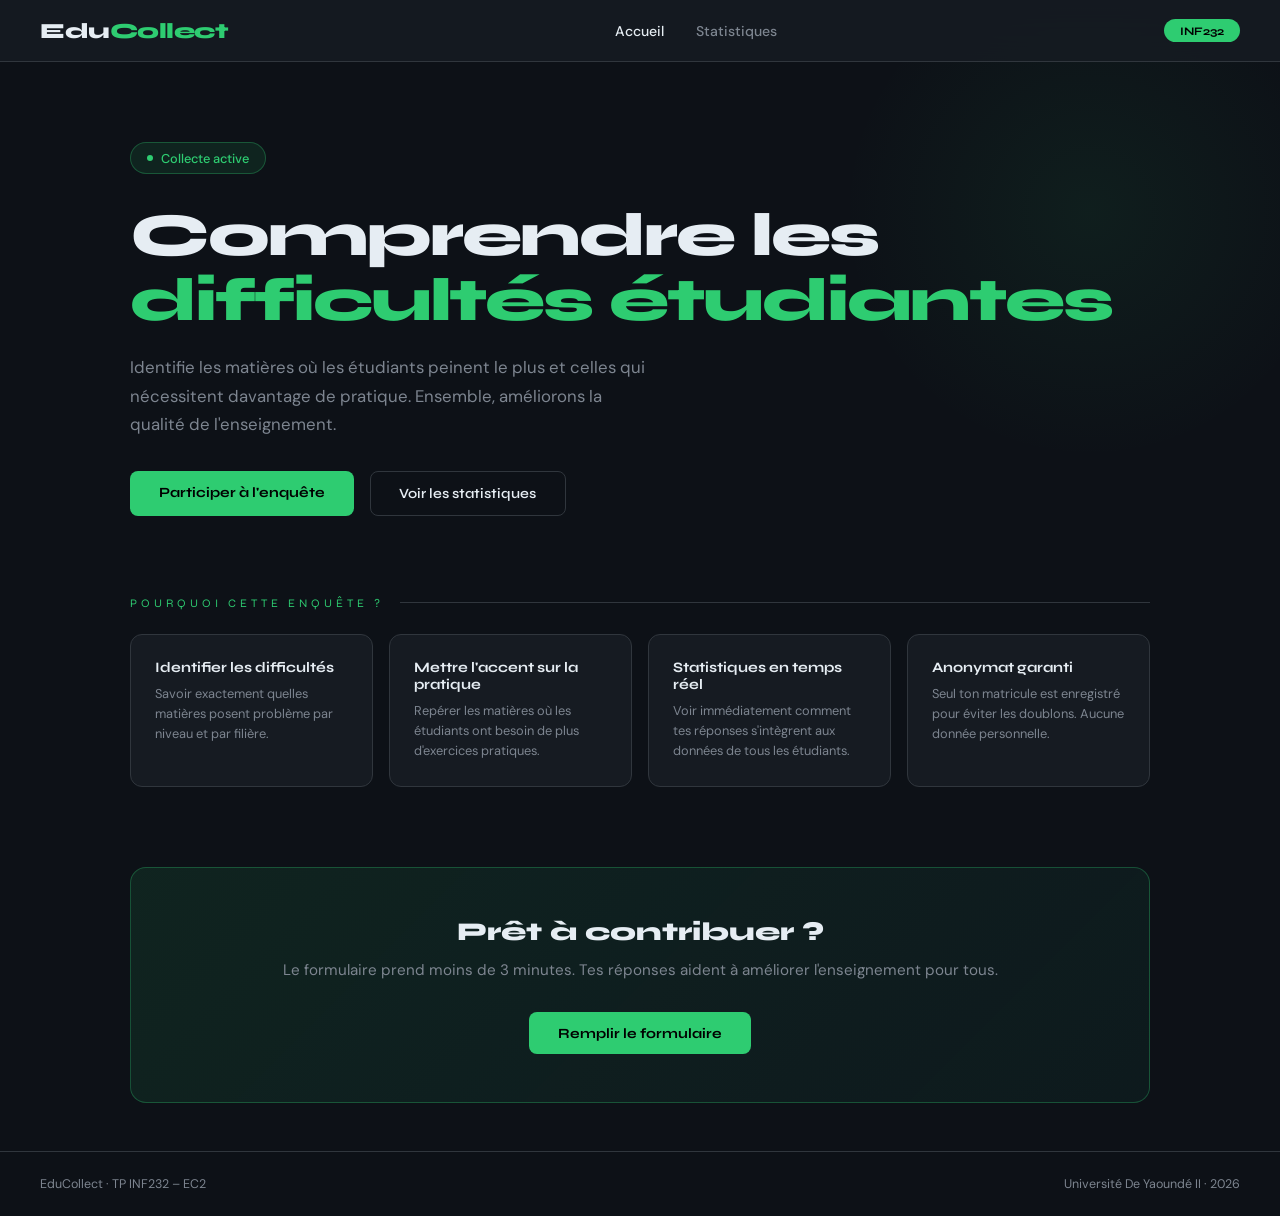
<file: templates/index.html>
<!DOCTYPE html>
<html lang="fr">
<head>
  <meta charset="UTF-8">
  <meta name="viewport" content="width=device-width, initial-scale=1.0">
  <title>EduCollect – Accueil</title>
  <link rel="stylesheet" href="../static/css/style.css">
  <link href="https://fonts.googleapis.com/css2?family=Syne:wght@400;600;700;800&family=DM+Sans:wght@300;400;500&display=swap" rel="stylesheet">
</head>
<body>

  <nav>
    <div class="logo">Edu<span>Collect</span></div>
    <ul class="nav-links">
      <li><a href="/" class="active">Accueil</a></li>
      <li><a href="/dashboard">Statistiques</a></li>
    </ul>
    <div class="nav-badge">INF232</div>
  </nav>

  <section class="hero">
    <div class="glow-bg"></div>
    <div class="hero-tag"><div class="dot"></div>Collecte active</div>
    <h1>Comprendre les<br><em>difficultés étudiantes</em></h1>
    <p>Identifie les matières où les étudiants peinent le plus et celles qui nécessitent davantage de pratique. Ensemble, améliorons la qualité de l'enseignement.</p>
    <div class="hero-actions">
      <a href="/formulaire" class="btn-primary">Participer à l'enquête</a>
      <a href="/dashboard" class="btn-outline">Voir les statistiques</a>
    </div>
  </section>

  
  <section class="why-section">
    <div class="section-title">Pourquoi cette enquête ?</div>
    <div class="why-grid">
      <div class="why-card">
        <div class="why-icon"></div>
        <h3>Identifier les difficultés</h3>
        <p>Savoir exactement quelles matières posent problème par niveau et par filière.</p>
      </div>
      <div class="why-card">
        <div class="why-icon"></div>
        <h3>Mettre l'accent sur la pratique</h3>
        <p>Repérer les matières où les étudiants ont besoin de plus d'exercices pratiques.</p>
      </div>
      <div class="why-card">
        <div class="why-icon"></div>
        <h3>Statistiques en temps réel</h3>
        <p>Voir immédiatement comment tes réponses s'intègrent aux données de tous les étudiants.</p>
      </div>
      <div class="why-card">
        <div class="why-icon"></div>
        <h3>Anonymat garanti</h3>
        <p>Seul ton matricule est enregistré pour éviter les doublons. Aucune donnée personnelle.</p>
      </div>
    </div>
  </section>

  <!-- CTA -->
  <section class="cta-section">
    <div class="cta-card">
      <h2>Prêt à contribuer ?</h2>
      <p>Le formulaire prend moins de 3 minutes. Tes réponses aident à améliorer l'enseignement pour tous.</p>
      <a href="/formulaire" class="btn-primary">Remplir le formulaire </a>
    </div>
  </section>

  <footer>
    <div>EduCollect · TP INF232 – EC2</div>
    <div>Université De Yaoundé II · 2026</div>
  </footer>

</body>
</html>
</file>
<file: static/css/style.css>
:root {
  --bg:      #0D1117;
  --surface: #161B22;
  --surf2:   #1C2333;
  --border:  #30363D;
  --accent:  #2ECC71;
  --blue:    #3498DB;
  --orange:  #F39C12;
  --danger:  #E74C3C;
  --text:    #E6EDF3;
  --muted:   #7D8590;
}
*,*::before,*::after{margin:0;
  padding:0;
  box-sizing:border-box}

body{
  font-family:'DM Sans',sans-serif;
  background:var(--bg);
  color:var(--text);
  min-height:100vh;
  display:flex;
  flex-direction:column;
}

a{
  text-decoration:none;
  color:inherit;
}

/* NAV */
nav{display:flex;
  align-items:center;
  justify-content:space-between;
  padding:1.1rem 2.5rem;
  background:rgba(22,27,34,.9);
  backdrop-filter:blur(16px);
  border-bottom:1px solid var(--border);
  position:sticky;top:0;z-index:100;
}

.logo{font-family:'Syne',sans-serif;
  font-size:1.35rem;font-weight:800;
  letter-spacing:-.5px
}

.logo span{color:var(--accent)}
.nav-links{display:flex;gap:2rem;
  list-style:none;
}

.nav-links a{color:var(--muted);font-size:.88rem;
  font-weight:500;transition:color .2s;
}

.nav-links a:hover,.nav-links a.active{color:var(--text)}

.nav-badge{
  background:var(--accent);
  color:#000;font-family:'Syne',sans-serif;
  font-size:.72rem;font-weight:700;
  padding:.3rem 1rem;border-radius:50px;
}

/* HERO */
.hero{position:relative;
  padding:5rem 2.5rem 2rem;
  max-width:1100px;
  margin:0 auto;
  width:100%;
}

.glow-bg{
  position:absolute;
  top:-100px;right:-150px;
  width:500px;
  height:500px;
  background:radial-gradient(circle,rgba(46,204,113,.07) 0%,transparent 70%);
  pointer-events:none;
}

.hero-tag{display:inline-flex;
  align-items:center;
  gap:.5rem;
  background:rgba(46,204,113,.1);
  border:1px solid rgba(46,204,113,.3);
  color:var(--accent);
  font-size:.8rem;
  font-weight:500;
  padding:.4rem 1rem;
  border-radius:50px;
  margin-bottom:1.8rem;
}

.dot{
  width:6px;
  height:6px;
  background:var(--accent);
  border-radius:50%;
  animation:pulse 2s infinite;
}

@keyframes pulse{
  0%,100%{opacity:1;
    transform:scale(1)}50%{opacity:.4;
      transform:scale(1.5)}}

.hero h1{
  font-family:'Syne',sans-serif;
  font-size:clamp(2.2rem,5vw,3.8rem);
  font-weight:800;line-height:1.08;
  letter-spacing:-2px;
  margin-bottom:1.2rem;
}

  .hero h1 em{
    font-style:normal;color:var(--accent)
}

.hero p{
  font-size:1.05rem;
  color:var(--muted);max-width:520px;
  line-height:1.7;
  margin-bottom:2rem}

.hero-actions{
  display:flex;
  gap:1rem;
  flex-wrap:wrap;
}

/* WHY SECTION */

.why-section{
  max-width:1100px;
  margin:3rem auto;
  padding:0 2.5rem;
  width:100%}

.why-grid{
  display:grid;
  grid-template-columns:repeat(4,1fr);
  gap:1rem;
  margin-top:1.5rem}

.why-card{
  background:var(--surface);
  border:1px solid var(--border);
  border-radius:12px;
  padding:1.5rem;
  transition:all .25s}

.why-card:hover{
  border-color:var(--accent);
  transform:translateY(-3px)}



.why-card h3{
  font-family:'Syne',sans-serif;
  font-size:.9rem;
  font-weight:700;margin-bottom:.5rem}

.why-card p{
  font-size:.8rem;
  color:var(--muted);
  line-height:1.6}



.cta-section{
  max-width:1100px;
  margin:2rem auto 3rem;
  padding:0 2.5rem;
  width:100%}

.cta-card{
  background:linear-gradient(135deg,rgba(46,204,113,.1),rgba(26,188,156,.05));
  border:1px solid rgba(46,204,113,.3);
  border-radius:16px;
  padding:3rem;
  text-align:center}

.cta-card h2{
  font-family:'Syne',sans-serif;
  font-size:1.6rem;
  font-weight:800;
  margin-bottom:.8rem}

.cta-card p{color:var(--muted);
  margin-bottom:2rem;
  font-size:.95rem}

/* BUTTONS */
.btn-primary{background:var(--accent);
  color:#000;
  border:none;
  padding:.8rem 1.8rem;
  border-radius:8px;
  font-family:'Syne',sans-serif;
  font-weight:700;
  font-size:.88rem;cursor:pointer;
  transition:all .2s;
  display:inline-block;
}

.btn-primary:hover{
  background:#27ae60;
  transform:translateY(-1px)}

.btn-outline{
  background:transparent;
  color:var(--text);
  border:1px solid var(--border);
  padding:.8rem 1.8rem;
  border-radius:8px;
  font-family:'Syne',sans-serif;
  font-weight:600;
  font-size:.88rem;
  cursor:pointer;
  transition:all .2s;
  display:inline-block}

.btn-outline:hover{border-color:var(--muted)}

.btn-back{
  background:transparent;
  color:var(--muted);
  border:1px solid var(--border);
  padding:.6rem 1.2rem;
  border-radius:8px;
  font-size:.82rem;
  transition:all .2s;
  display:inline-block}

.btn-back:hover{
  color:var(--text);
  border-color:var(--muted)}

/* SECTION TITLE */
.section-title{
  font-family:'Syne',sans-serif;
  font-size:.72rem;letter-spacing:4px;
  text-transform:uppercase;
  color:var(--accent);
  margin-bottom:1.5rem;
  display:flex;
  align-items:center;
  gap:1rem;
}

.section-title::after{
  content:'';
  flex:1;
  height:1px;
  background:var(--border);
}

.section-label{
  font-family:'Syne',sans-serif;
  font-size:.72rem;
  letter-spacing:3px;
  text-transform:uppercase;
  color:var(--accent);
  margin-bottom:.4rem}

/* FORM PAGE */
.form-page{
  max-width:860px;
  margin:2.5rem auto;
  padding:0 2rem;
  width:100%;
  flex:1;
}
.alert-box{
  background:rgba(231,76,60,.1);
  border:1px solid rgba(231,76,60,.4);
  border-radius:10px;padding:1rem 1.5rem;margin-bottom:1.5rem;
}

.alert-item{
  font-size:.85rem;
  color:#e74c3c;
  margin-bottom:.3rem;
}

.form-container{
  background:var(--surface);
  border:1px solid var(--border);
  border-radius:16px;
  overflow:hidden;
}

.form-header{
  padding:1.6rem 2rem;
  border-bottom:1px solid var(--border);
  display:flex;
  align-items:center;
  justify-content:space-between;
}

.form-profil-badge{
  font-size:.78rem;
  color:var(--muted);
  margin-bottom:.3rem;
}

.form-title{
  font-family:'Syne',sans-serif;
  font-size:1.1rem;
  font-weight:700;
}

/* PROGRESS STRIP */

.progress-strip{
  display:flex;
  align-items:center;
  padding:1.5rem 2rem;
  border-bottom:1px solid var(--border);
  background:var(--surf2)
}

.progress-step{
  display:flex;
  flex-direction:column;
  align-items:center;
  gap:.4rem;
  min-width:80px
}

.step-circle{
  width:32px;
  height:32px;
  border-radius:50%;
  background:var(--border);
  color:var(--muted);
  display:flex;
  align-items:center;
  justify-content:center;
  font-family:'Syne',sans-serif;
  font-weight:700;font-size:.85rem;
  transition:all .3s
}

.step-label{
  font-size:.72rem;
  color:var(--muted);
  transition:color .3s
}

.progress-step.active .step-circle{
  background:var(--accent);
  color:#000
}

.progress-step.active .step-label{
  color:var(--accent)
}

.progress-step.done .step-circle{
  background:rgba(46,204,113,.2);
  color:var(--accent);
  border:1px solid var(--accent)
}

.progress-line{
  flex:1;
  height:1px;
  background:var(--border)
}

/* FORM STEP */

.form-step{
  padding:2rem
}

.hidden{
  display:none!important
}

.step-title{
  font-family:'Syne',sans-serif;
  font-size:1rem;
  font-weight:700;
  margin-bottom:1.5rem;
  display:flex;
  align-items:center;
  gap:.8rem
}

.step-num{background:var(--accent);
  color:#000;
  font-size:.75rem;
  font-weight:800;
  padding:.2rem .6rem;
  border-radius:6px
}

.step-desc{
  font-size:.88rem;
  color:var(--muted);
  margin-bottom:1.5rem;
  line-height:1.6}

.step-nav{
  display:flex;
  justify-content:space-between;
  align-items:center;
  margin-top:2rem;
  padding-top:1.5rem;
  border-top:1px solid var(--border)}

.form-grid{
  display:grid;
  grid-template-columns:1fr 1fr;
  gap:1.2rem}

.form-group{
  display:flex;
  flex-direction:column;
  gap:.5rem}

.form-group.full{grid-column:1/-1}

.form-label{
  font-size:.78rem;
  font-weight:500;
  color:var(--muted)}

.form-hint{
  font-size:.72rem;
  color:var(--muted);
  margin-top:.2rem}

.req{color:var(--danger)}

.form-input{
  background:var(--bg);
  border:1px solid var(--border);
  border-radius:8px;padding:.75rem 1rem;
  color:var(--text);
  font-family:'DM Sans',sans-serif;
  font-size:.9rem;
  outline:none;
  transition:border-color .2s;
  width:100%}

.form-input:focus{border-color:var(--accent)}

.form-input::placeholder{color:var(--muted)}

/* RADIO NIVEAU */

.radio-group{
  display:flex;
  flex-wrap:wrap;
  gap:.5rem}

.radio-card{
  display:flex;
  align-items:center;
  gap:.5rem;background:var(--bg);
  border:1px solid var(--border);
  border-radius:8px;
  padding:.55rem 1rem;
  cursor:pointer;
  transition:all .2s;
  font-size:.85rem;
  font-weight:500}

.radio-card input{display:none}

.radio-card:has(input:checked){
  background:rgba(46,204,113,.12);
  border-color:var(--accent);
  color:var(--accent);
  font-weight:700}

.radio-card:hover{border-color:var(--muted)}

/* FILIÈRE GRID */

.filiere-grid{
  display:grid;
  grid-template-columns:repeat(3,1fr);
  gap:.8rem}

.filiere-card{
  display:flex;
  flex-direction:column;
  align-items:center;
  gap:.5rem;
  background:var(--bg);
  border:1px solid var(--border);
  border-radius:10px;
  padding:1.2rem .8rem;
  cursor:pointer;
  transition:all .2s;
  text-align:center;
  font-size:.8rem;
  font-weight:500}


.filiere-card input{
  display:none}

.filiere-icon{
  font-size:1.6rem}

.filiere-card:has(input:checked){
  background:rgba(46,204,113,.12);
  border-color:var(--accent);
  color:var(--accent)}

.filiere-card:hover{border-color:var(--muted)}

/* CHECKBOX GRID */
.checkbox-grid{
  display:grid;
  grid-template-columns:repeat(2,1fr);
  gap:.6rem;
  max-height:400px;
  overflow-y:auto;
  padding:.5rem;
  border:1px solid var(--border);
  border-radius:10px;
  background:var(--bg);
}

.checkbox-grid::-webkit-scrollbar{
  width:4px;
}
.checkbox-grid::-webkit-scrollbar-thumb{
  background:var(--border);
  border-radius:2px;
}

.check-item{
  display:flex;
  align-items:center;
  gap:.7rem;
  background:var(--surface);
  border:1px solid var(--border);
  border-radius:8px;
  padding:.7rem 1rem;
  cursor:pointer;
  transition:all .2s;
  font-size:.83rem;
}

.check-item input{
  accent-color:var(--accent);
  width:16px;
  height:16px;
  cursor:pointer;
}

.check-item:has(input:checked){
  background:rgba(46,204,113,.1);
  border-color:var(--accent);
  color:var(--accent);
}
.check-item:hover{
  border-color:var(--muted);
}

.matieres-placeholder{
  grid-column:1/-1;
  padding:2rem;
  text-align:center;
  color:var(--muted);
  font-size:.85rem;
}

/* DASHBOARD */
.dashboard-page{
  max-width:1100px;
  margin:2.5rem auto;
  padding:0 2.5rem;
  width:100%;
  flex:1;
}


.dash-page-header{
  display:flex;
  align-items:center;
  justify-content:space-between;
  margin-bottom:2rem;
}

.dash-page-title{
  font-family:'Syne',sans-serif;
  font-size:1.5rem;
  font-weight:800;
  letter-spacing:-.5px;
}

/* MA REPONSE */
.ma-reponse-card{
  background:linear-gradient(135deg,rgba(46,204,113,.08),rgba(26,188,156,.04));
  border:1px solid rgba(46,204,113,.35);
  border-radius:14px;
  padding:1.8rem;margin-bottom:2rem;
}

.ma-rep-header{
  display:flex;
  align-items:flex-start;
  gap:1rem;
  margin-bottom:1.2rem;
}



.ma-rep-title{
  font-family:'Syne',sans-serif;
  font-weight:700;
  font-size:1rem;
  color:var(--accent);
  margin-bottom:.3rem;
}

.ma-rep-sub{
  font-size:.82rem;
  color:var(--muted);
}

.ma-rep-tags{
  display:flex;
  flex-direction:column;
  gap:1rem;
}

.tag-group{
  display:flex;
  flex-direction:column;
  gap:.5rem}


.tag-label{
  font-size:.78rem;
  color:var(--muted);
  font-weight:500}

.tags{
  display:flex;
  flex-wrap:wrap;
  gap:.4rem}

.tag{
  font-size:.75rem;
  font-weight:600;padding:.3rem .8rem;
  border-radius:50px}

.tag-diff{
  background:rgba(231,76,60,.12);
  color:#e74c3c;
  border:1px solid rgba(231,76,60,.3)}

.tag-prat{
  background:rgba(52,152,219,.12);
  color:#3498db;
  border:1px solid rgba(52,152,219,.3)}

/* KPI */
.kpi-grid{
  display:grid;
  grid-template-columns:repeat(4,1fr);
  gap:1rem;
  margin-bottom:2rem;
}

.kpi-card{
  background:var(--surface);
  border:1px solid var(--border);
  border-radius:12px;
  padding:1.5rem;
}

.kpi-label{
  font-size:.75rem;
  color:var(--muted);
  margin-bottom:.6rem;
}

.kpi-value{
  font-family:'Syne',sans-serif;
  font-size:2rem;
  font-weight:800;
}

.kpi-value.accent{
  color:var(--accent);
}
.kpi-value-sm{
  font-family:'Syne',sans-serif;
  font-size:.95rem;
  font-weight:700;
  line-height:1.3;
  color:var(--text)}

/* CHARTS */
.charts-row{
  display:grid;
  grid-template-columns:1fr 1fr;
  gap:1.5rem;
  margin: bottom 2rem;
}

.chart-card{
  background:var(--surface);
  border:1px solid var(--border);
  border-radius:12px;
  padding:1.5rem;
}

.chart-card-title{
  font-family:'Syne',sans-serif;
  font-size:.82rem;
  font-weight:700;
  margin-bottom:1.2rem;
  color:var(--text);
}

.chart-wrap{
  height:260px;
  position:relative;
}

/* NIVEAU TABS */
.niveau-tabs{
  display:flex;gap:.5rem;
  margin-bottom:1.5rem;
  flex-wrap:wrap;
}

.niveau-tab{
  background:var(--surface);
  border:1px solid var(--border);
  border-radius:8px;
  padding:.5rem 1.2rem;
  color:var(--muted);
  font-family:'Syne',sans-serif;
  font-weight:600;
  font-size:.82rem;
  cursor:pointer;
  transition:all .2s;
}

.niveau-tab.active,.niveau-tab:hover{
  background:rgba(46,204,113,.12);
  border-color:var(--accent);
  color:var(--accent);
}

.niveau-panel-grid{
  display:grid;
  grid-template-columns:1fr 1fr;
  gap:1.5rem;
}

/* DASH CARD */
.dash-card{background:var(--surface);
  border:1px solid var(--border);
  border-radius:12px;
  padding:1.5rem
}

.dash-card-title{font-family:'Syne',sans-serif;
  font-size:.82rem;
  font-weight:700;
  margin-bottom:1.2rem
}

/* BAR ITEMS */
.bar-item{
  display:flex;
  align-items:center;
  gap:.8rem;margin-bottom:.8rem
}

.bar-label{
  font-size:.75rem;
  color:var(--muted);
  width:170px;
  flex-shrink:0;
  white-space:nowrap;
  overflow:hidden;
  text-overflow:ellipsis
}

.bar-track{
  flex:1;
  height:8px;
  background:var(--border);
  border-radius:4px;
  overflow:hidden
}

.bar-fill{
  height:100%;
  border-radius:4px;
  transition:width .6s ease;
  min-width:4px
}

.bar-diff{background:var(--danger)}
.bar-prat{background:var(--blue)}

.bar-count{
  font-size:.75rem;
  font-weight:700;
  color:var(--muted);
  width:24px;
  text-align:right
}

.no-data{
  font-size:.82rem;
  color:var(--muted);
  padding:1rem 0;
  text-align:center
}

/* FOOTER */
footer{
  border-top:1px solid var(--border);
  padding:1.5rem 2.5rem;display:flex;
  align-items:center;
  justify-content:space-between;
  color:var(--muted);font-size:.78rem;
  margin-top:auto
}

/* RESPONSIVE */
@media(max-width:768px){
  nav{padding:1rem 1.2rem}
  .nav-links{display:none}
  .hero{padding:3rem 1.2rem 1.5rem}
  .why-grid{grid-template-columns:1fr 1fr}
  .form-page,.dashboard-page{padding:0 1rem}
  .form-grid{grid-template-columns:1fr}
  .form-group.full{grid-column:1}
  .filiere-grid{grid-template-columns:repeat(2,1fr)}
  .checkbox-grid{grid-template-columns:1fr}
  .kpi-grid{grid-template-columns:repeat(2,1fr)}
  .charts-row{grid-template-columns:1fr}
  .niveau-panel-grid{grid-template-columns:1fr}
  .stats-bar{grid-template-columns:repeat(2,1fr)}

  footer{
    flex-direction:column;
    gap:.5rem;
    text-align:center}
}
</file>
